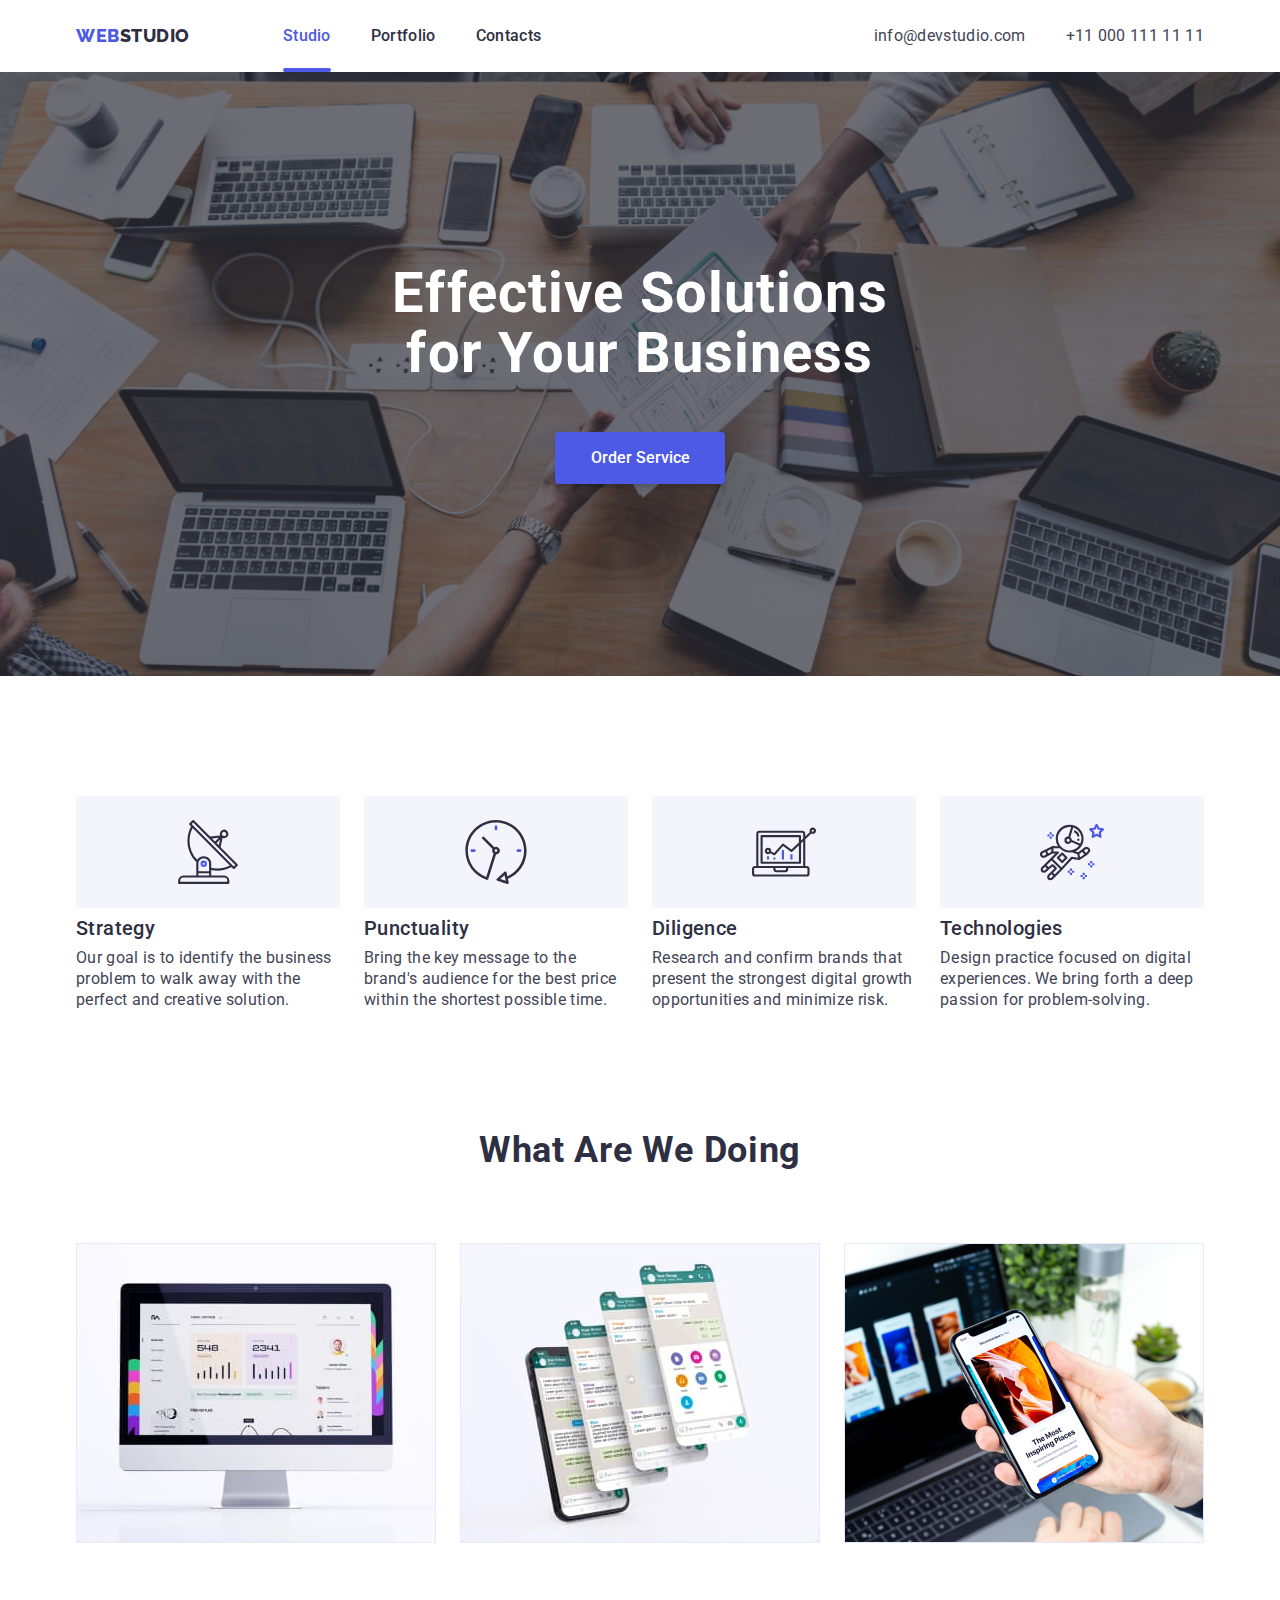
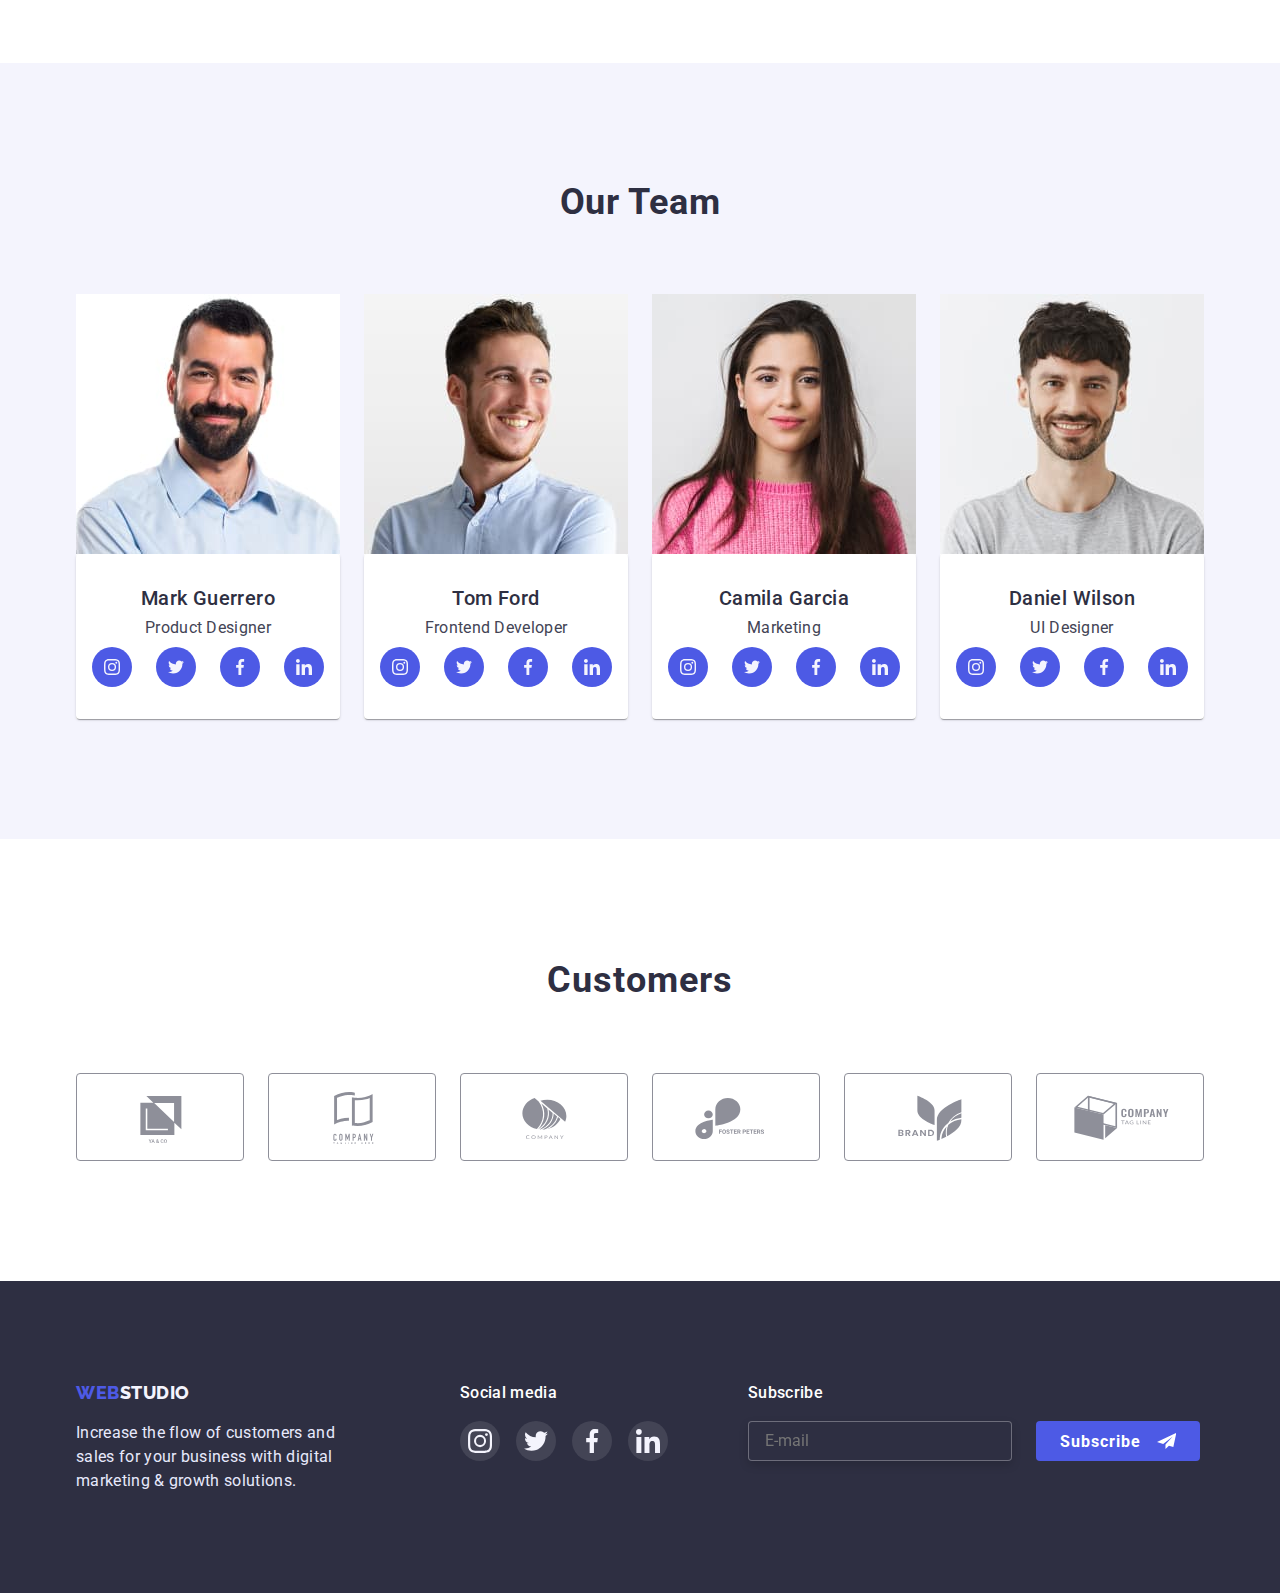
<file: index.html>
<!DOCTYPE html>
<html lang="en">
  <head>
    <meta charset="UTF-8" />
    <meta http-equiv="X-UA-Compatible" content="IE=edge" />
    <meta name="viewport" content="width=device-width, initial-scale=1.0" />
    <link rel="preconnect" href="https://fonts.googleapis.com" />
    <link rel="preconnect" href="https://fonts.gstatic.com" crossorigin />
    <link
      href="https://fonts.googleapis.com/css2?family=Raleway:wght@800&family=Roboto:wght@400;500;700&display=swap"
      rel="stylesheet" />
    <link
      rel="stylesheet"
      href="https://cdnjs.cloudflare.com/ajax/libs/modern-normalize/1.1.0/modern-normalize.min.css" />
    <link rel="stylesheet" href="./css/styles.css" />
    <title>Web Studio</title>
  </head>
  <body>
    <!-- Header Navigation -->
    <header class="page-header">
      <div class="container main-nav">
        <div class="logotype">
          <a href="./index.html" class="logo"
            >Web <span class="studio">Studio</span>
          </a>
        </div>

        <nav>
          <ul class="site-nav list">
            <li class="nav-item">
              <a href="./index.html" class="nav-link current">Studio</a>
            </li>
            <li class="nav-item">
              <a href="./portfolio.html" class="nav-link">Portfolio</a>
            </li>
            <li class="nav-item">
              <a href="" class="nav-link">Contacts</a>
            </li>
          </ul>
        </nav>
        <ul class="auth-nav list">
          <li class="auth-nav">
            <a href="mailto:info@devstudio.com" class="nav-mail"
              >info@devstudio.com</a
            >
          </li>
          <li>
            <a href="tel:+110001111111" class="nav-tel">+11 000 111 11 11</a>
          </li>
        </ul>
      </div>
    </header>
    <!-- Main content -->
    <main>
      <section class="section-hero">
        <h1 class="hero-title">Effective Solutions for Your Business</h1>
        <button type="button" class="hero-button" data-modal-open>
          Order Service
        </button>
      </section>
      <!-- Our features -->
      <section class="section-features">
        <div class="container">
          <h2 class="visually-hidden">Our features</h2>
          <ul class="features-list list">
            <li class="element-styl">
              <div class="features-icon">
                <svg width="64" height="64">
                  <use href="./images/symbol-18icon.svg#icon-antenna-1"></use>
                </svg>
              </div>
              <h3 class="section-title">Strategy</h3>
              <p class="section-lead">
                Our goal is to identify the business problem to walk away with
                the perfect and creative solution.
              </p>
            </li>
            <li class="element-styl">
              <div class="features-icon">
                <svg width="64" height="64">
                  <use href="./images/symbol-18icon.svg#icon-clock-1"></use>
                </svg>
              </div>
              <h3 class="section-title">Punctuality</h3>
              <p class="section-lead">
                Bring the key message to the brand's audience for the best price
                within the shortest possible time.
              </p>
            </li>
            <li class="element-styl">
              <div class="features-icon">
                <svg width="64" height="64">
                  <use href="./images/symbol-18icon.svg#icon-diagram-1"></use>
                </svg>
              </div>
              <h3 class="section-title">Diligence</h3>
              <p class="section-lead">
                Research and confirm brands that present the strongest digital
                growth opportunities and minimize risk.
              </p>
            </li>
            <li class="element-styl">
              <div class="features-icon">
                <svg width="64" height="64">
                  <use href="./images/symbol-18icon.svg#icon-astronaut-1"></use>
                </svg>
              </div>
              <h3 class="section-title">Technologies</h3>
              <p class="section-lead">
                Design practice focused on digital experiences. We bring forth a
                deep passion for problem-solving.
              </p>
            </li>
          </ul>
        </div>
      </section>
      <!-- Our works -->

      <section class="section-work">
        <div class="container">
          <h2 class="sections-title">What are we doing</h2>
          <ul class="list styles-section">
            <li class="element-work">
              <img
                src="./images/Rectangle1.jpg"
                alt="company statistics"
                width="360" />
            </li>
            <li class="element-work">
              <img src="./images/Rectangle2.jpg" alt="phone" width="360" />
            </li>
            <li class="element-work">
              <img
                src="./images/Rectangle3.jpg"
                alt="notebook with phone"
                width="360" />
            </li>
          </ul>
        </div>
      </section>
      <!-- Team -->
      <section class="section-team">
        <div class="container">
          <h2 class="sections-title">Our Team</h2>
          <ul class="list styles-section">
            <li class="card card-styl">
              <img src="./images/img111.jpg" alt="Mark Guerrero" width="264" />
              <div class="card-team">
                <h3 class="sections-name">Mark Guerrero</h3>
                <p class="sections-profession">Product Designer</p>
                <ul class="social-networks list">
                  <li>
                    <a class="link-networks" href="">
                      <svg width="16" height="16">
                        <use
                          href="./images/symbol-18icon.svg#icon-instagram-2"></use>
                      </svg>
                    </a>
                  </li>
                  <li>
                    <a class="link-networks" href="">
                      <svg width="16" height="16">
                        <use
                          href="./images/symbol-18icon.svg#icon-twitter-1"></use>
                      </svg>
                    </a>
                  </li>
                  <li>
                    <a class="link-networks" href="">
                      <svg width="16" height="16">
                        <use
                          href="./images/symbol-18icon.svg#icon-facebook-1"></use>
                      </svg>
                    </a>
                  </li>
                  <li>
                    <a class="link-networks" href="">
                      <svg width="16" height="16">
                        <use
                          href="./images/symbol-18icon.svg#icon-linkedin-1"></use>
                      </svg>
                    </a>
                  </li>
                </ul>
              </div>
            </li>
            <li class="card card-styl">
              <img src="./images/img222.jpg" alt="Tom Ford" width="264" />
              <div class="card-team">
                <h3 class="sections-name">Tom Ford</h3>
                <p class="sections-profession">Frontend Developer</p>
                <ul class="social-networks list">
                  <li>
                    <a class="link-networks" href="">
                      <svg width="16" height="16">
                        <use
                          href="./images/symbol-18icon.svg#icon-instagram-2"></use>
                      </svg>
                    </a>
                  </li>
                  <li>
                    <a class="link-networks" href="">
                      <svg width="16" height="16">
                        <use
                          href="./images/symbol-18icon.svg#icon-twitter-1"></use>
                      </svg>
                    </a>
                  </li>
                  <li>
                    <a class="link-networks" href="">
                      <svg width="16" height="16">
                        <use
                          href="./images/symbol-18icon.svg#icon-facebook-1"></use>
                      </svg>
                    </a>
                  </li>
                  <li>
                    <a class="link-networks" class="link-networks" href="">
                      <svg width="16" height="16">
                        <use
                          href="./images/symbol-18icon.svg#icon-linkedin-1"></use>
                      </svg>
                    </a>
                  </li>
                </ul>
              </div>
            </li>
            <li class="card card-styl">
              <img src="./images/img333.jpg" alt="Camila Garcia" width="264" />
              <div class="card-team">
                <h3 class="sections-name">Camila Garcia</h3>
                <p class="sections-profession">Marketing</p>
                <ul class="social-networks list">
                  <li>
                    <a class="link-networks" href="">
                      <svg width="16" height="16">
                        <use
                          href="./images/symbol-18icon.svg#icon-instagram-2"></use>
                      </svg>
                    </a>
                  </li>
                  <li>
                    <a class="link-networks" href="">
                      <svg width="16" height="16">
                        <use
                          href="./images/symbol-18icon.svg#icon-twitter-1"></use>
                      </svg>
                    </a>
                  </li>
                  <li>
                    <a class="link-networks" href="">
                      <svg width="16" height="16">
                        <use
                          href="./images/symbol-18icon.svg#icon-facebook-1"></use>
                      </svg>
                    </a>
                  </li>
                  <li>
                    <a class="link-networks" href="">
                      <svg width="16" height="16">
                        <use
                          href="./images/symbol-18icon.svg#icon-linkedin-1"></use>
                      </svg>
                    </a>
                  </li>
                </ul>
              </div>
            </li>
            <li class="card card-styl">
              <img src="./images/img4444.jpg" alt="Daniel Wilson" width="264" />
              <div class="card-team">
                <h3 class="sections-name">Daniel Wilson</h3>
                <p class="sections-profession">UI Designer</p>
                <ul class="social-networks list">
                  <li>
                    <a class="link-networks" href="">
                      <svg width="16" height="16">
                        <use
                          href="./images/symbol-18icon.svg#icon-instagram-2"></use>
                      </svg>
                    </a>
                  </li>
                  <li>
                    <a class="link-networks" href="">
                      <svg width="16" height="16">
                        <use
                          href="./images/symbol-18icon.svg#icon-twitter-1"></use>
                      </svg>
                    </a>
                  </li>
                  <li>
                    <a class="link-networks" href="">
                      <svg width="16" height="16">
                        <use
                          href="./images/symbol-18icon.svg#icon-facebook-1"></use>
                      </svg>
                    </a>
                  </li>
                  <li>
                    <a class="link-networks" href="">
                      <svg width="16" height="16">
                        <use
                          href="./images/symbol-18icon.svg#icon-linkedin-1"></use>
                      </svg>
                    </a>
                  </li>
                </ul>
              </div>
            </li>
          </ul>
        </div>
      </section>
      <!-- Customers -->
      <section class="Customers">
        <div class="container">
          <h2 class="customers-title">Customers</h2>
          <ul class="company-customers list">
            <li class="customers-li">
              <a class="link-company" href="">
                <svg class="svg-stylis" width="104" height="56">
                  <use href="./images/symbol-18icon.svg#icon-YaCo"></use>
                </svg>
              </a>
            </li>
            <li class="customers-li">
              <a class="link-company" href="">
                <svg class="svg-stylis" width="104" height="56">
                  <use
                    href="./images/symbol-18icon.svg#icon-TagLine-Here"></use>
                </svg>
              </a>
            </li>
            <li class="customers-li">
              <a class="link-company" href="">
                <svg class="svg-stylis" width="104" height="56">
                  <use href="./images/symbol-18icon.svg#icon-company"></use>
                </svg>
              </a>
            </li>
            <li class="customers-li">
              <a class="link-company" href="">
                <svg class="svg-stylis" width="104" height="56">
                  <use
                    href="./images/symbol-18icon.svg#icon-Forester-peters"></use>
                </svg>
              </a>
            </li>
            <li class="customers-li">
              <a class="link-company" href="">
                <svg
                  class="svg-stylis"
                  class="svg-stylis"
                  width="104"
                  height="56">
                  <use href="./images/symbol-18icon.svg#icon-Brand"></use>
                </svg>
              </a>
            </li>
            <li class="customers-li">
              <a class="link-company" href="">
                <svg class="svg-stylis" width="104" height="56">
                  <use href="./images/symbol-18icon.svg#icon-Tag-Line"></use>
                </svg>
              </a>
            </li>
          </ul>
        </div>
      </section>
    </main>
    <!-- Footer -->
    <footer class="footer">
      <div class="conteiner-footer">
        <div class="main-footer">
          <a href="./index.html" class="logo-footer"
            >Web <span class="studio">Studio</span></a
          >
          <p class="lead">
            Increase the flow of customers and sales for your business with
            digital marketing & growth solutions.
          </p>
        </div>
        <!-- Social media -->

        <div class="Social-media">
          <h3 class="media-title">Social media</h3>
          <ul class="Social-box list">
            <li class="media-link">
              <a class="link-stylis" href="">
                <svg width="24" height="24">
                  <use href="./images/symbol-18icon.svg#icon-instagram-2"></use>
                </svg>
              </a>
            </li>
            <li class="media-link">
              <a class="link-stylis" href="">
                <svg width="24" height="24">
                  <use href="./images/symbol-18icon.svg#icon-twitter-1"></use>
                </svg>
              </a>
            </li>
            <li class="media-link">
              <a class="link-stylis" href="">
                <svg width="24" height="24">
                  <use href="./images/symbol-18icon.svg#icon-facebook-1"></use>
                </svg>
              </a>
            </li>
            <li class="media-link">
              <a class="link-stylis" href="">
                <svg width="24" height="24">
                  <use href="./images/symbol-18icon.svg#icon-linkedin-1"></use>
                </svg>
              </a>
            </li>
          </ul>
        </div>

         <!-- ====================== Подписывайся Subscribe  ============================-->
<div class="Subscribe">
  <p class="Subscribe-title">
    Subscribe
  </p>

  <form action="" class="forma">
    <input class="forma-imput"
    type="email" 
     placeholder="E-mail" 
     name="user_email"
     required/>
     
    <button class="btn-subscribe" type="submit"><span class="text-btm">Subscribe </span> 
      <svg width="24" height="24" class="img-Frame">
      <use href="./images/symbol-18icon.svg#Frame"></use>
    </svg></button>
</form>
</div>


      </div>
    </footer>
<!-- ============================== Modal ======================================-->

    <div class="backdrop is-hidden" data-modal>
      <div class="modal">
        <button type="button" class="close-modal btn-position" data-modal-close>
          <svg class="svg-stylis" width="8" height="8">
            <use href="./images/symbol-defs.svg#icon-close-1"></use>
          </svg>
        </button>

        <p class="modal-text">Leave your contacts and we will call you back</p>

<form action="" class="modal-form">
<label class="modal-form-fiald" for="">
<span class="madal-form-imput-desc">Name</span>
<span class="modal-input-wrapper">
  <input 
  type="text" 
  name="user-name" 
  class="modal-form-input"
   pattern="^ a-zA-Zа-яА-Я +$">
   <svg class="modal-form-icon" width="18" height="18" >
    <use href="./images/symbol-18icon.svg#icon-Frame-1" ></use>
   </svg>
</span>
</label>

<label class="modal-form-fiald" for="">
  <span class="madal-form-imput-desc">phone</span>
  <span class="modal-input-wrapper">
    <input 
    type="tel" 
    name="user-phone"
   class="modal-form-input" 
   pattern="^ 0-9">
   <svg class="modal-form-icon" width="18" height="18" >
    <use href="./images/symbol-18icon.svg#icon-phone-black-18dp-1" ></use>
   </svg>
  </span>
  
  </label>

  <label class="modal-form-fiald" for="">
    <span class="madal-form-imput-desc">Email</span>
    <span class="modal-input-wrapper">
      <input type="email" name="user-email" class="modal-form-input">
      <svg class="modal-form-icon" width="18" height="18" >
        <use href="./images/symbol-18icon.svg#icon-email-black-18dp-1" ></use>
       </svg>
    </span>
   
    </label>

    <label class="modal-form-fiald" for="">
      <span class="madal-form-imput-desc">Comment</span>
      <textarea 
      name="user-comment" 
      class="modal-form-comment"
      placeholder="Text input"
      ></textarea>
      </label>
<input id="user-policy" type="checkbox" name="user-policy" class="modal-form-check visually-hidden">
<label 
for="user-policy" 
class="modal-form-check-desc"> 
I accept the terms and conditions of the&nbsp;<a href="" class="modal-form-PrivacyPolicy"> Privacy Policy</a> </label>
<button 
type="submit" 
class="modal-form-sabmit">Send</button>
        </form>
      </div>
    </div>
    <script src="./js/modal.js"></script>
  </body>
</html>
</file>
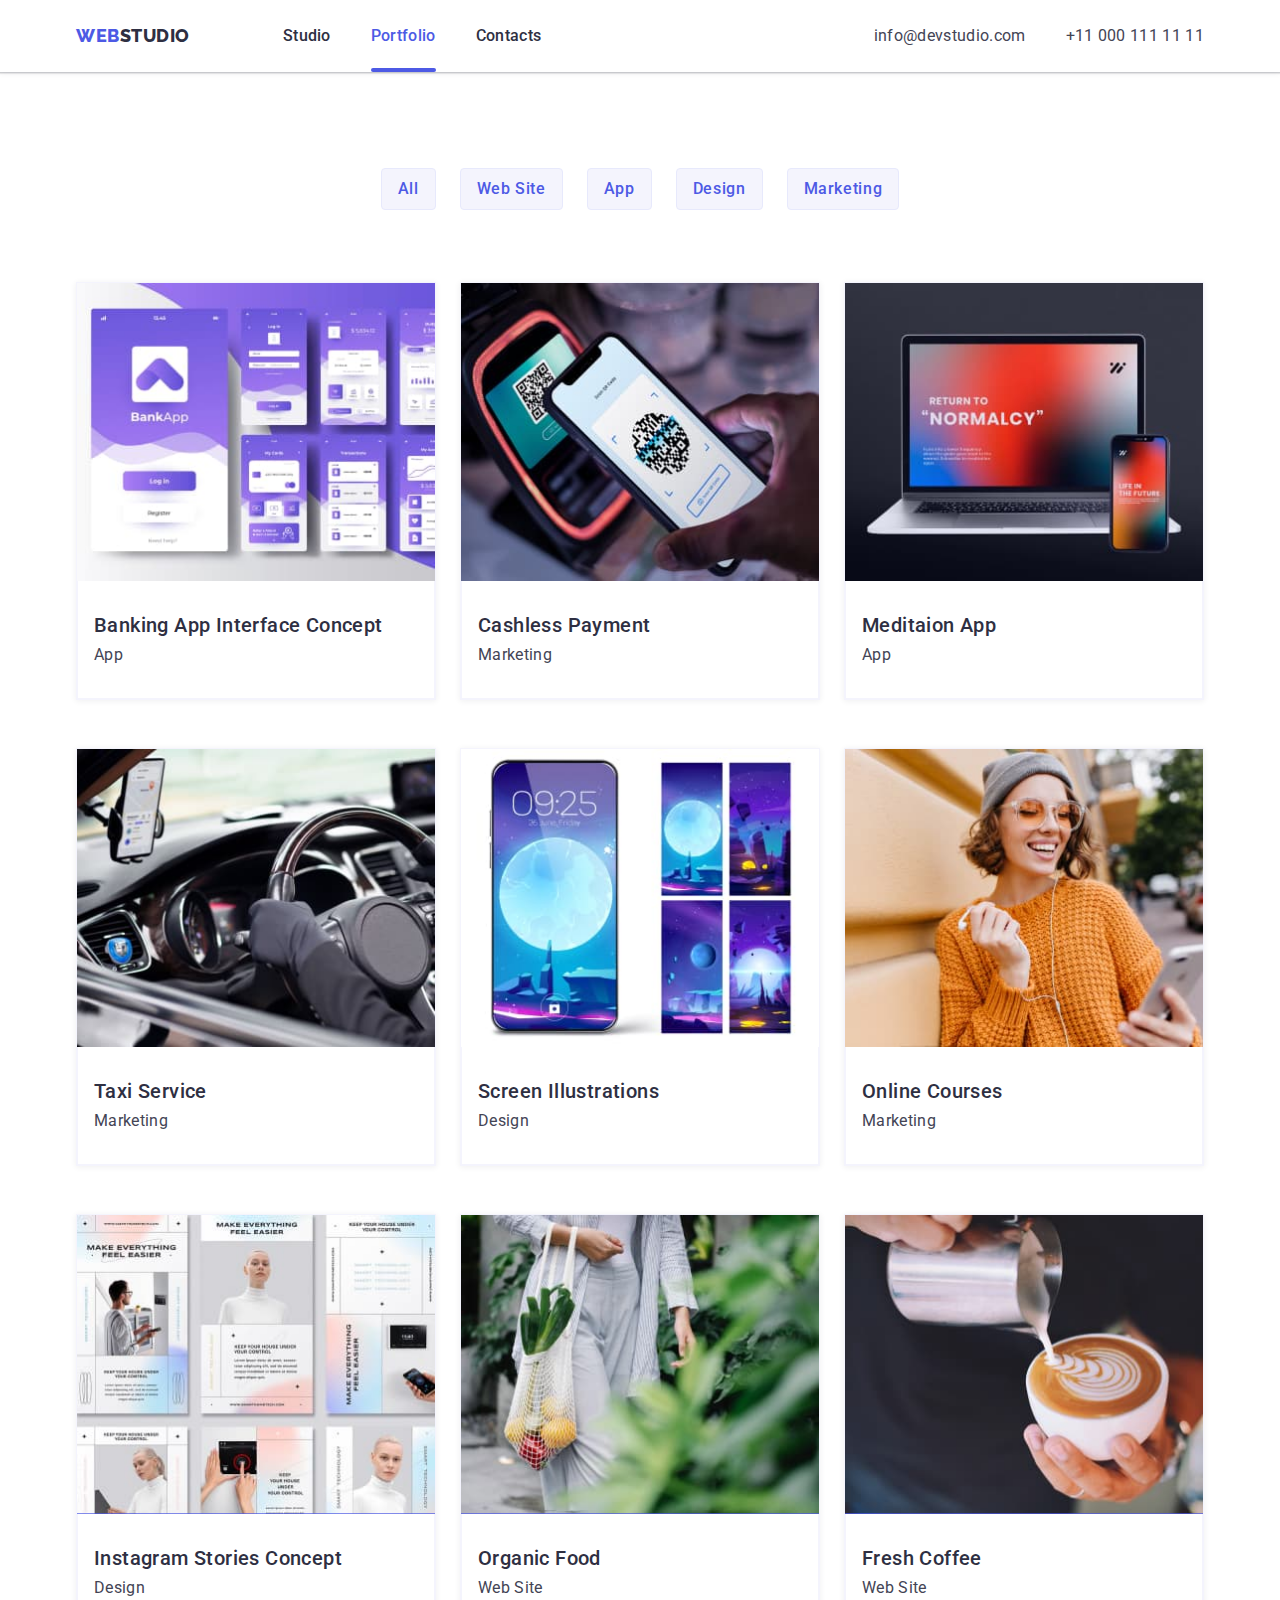
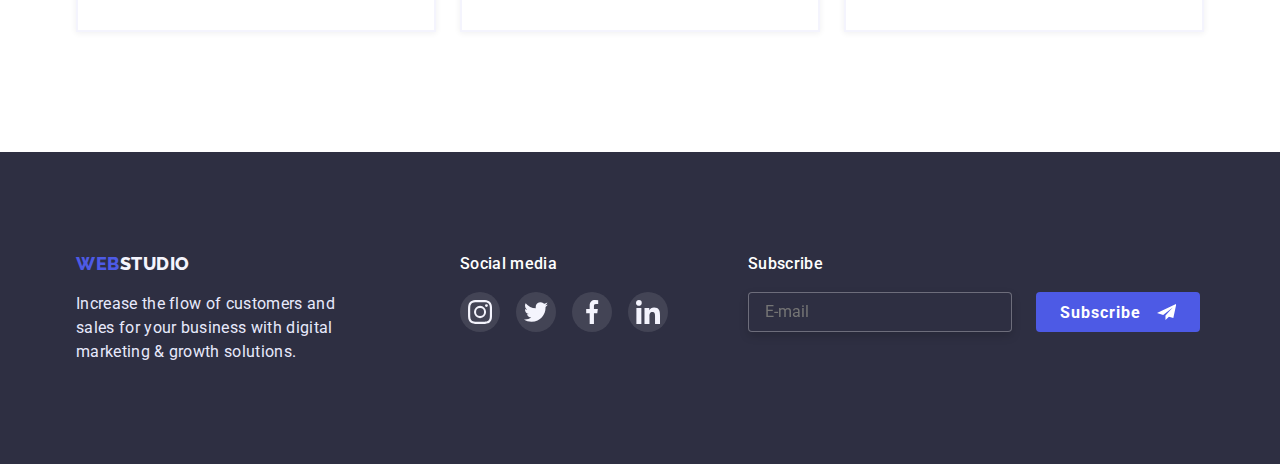
<file: portfolio.html>
<!DOCTYPE html>
<html lang="en">
  <head>
    <meta charset="UTF-8" />
    <meta http-equiv="X-UA-Compatible" content="IE=edge" />
    <meta name="viewport" content="width=device-width, initial-scale=1.0" />
    <link rel="preconnect" href="https://fonts.googleapis.com" />
    <link rel="preconnect" href="https://fonts.gstatic.com" crossorigin />
    <link
      href="https://fonts.googleapis.com/css2?family=Raleway:wght@800&family=Roboto:wght@400;500;700&display=swap"
      rel="stylesheet" />
    <link
      rel="stylesheet"
      href="https://cdnjs.cloudflare.com/ajax/libs/modern-normalize/1.1.0/modern-normalize.min.css" />
    <link rel="stylesheet" href="./css/styles.css" />
    <title>Portfolio</title>
  </head>
  <body>
    <!-- Header -->
    <header class="page-header">
      <div class="container main-nav">
        <div class="logotype">
          <a href="./index.html" class="logo"
            >Web <span class="studio">Studio</span>
          </a>
        </div>

        <nav>
          <ul class="site-nav list">
            <li class="nav-item">
              <a href="./index.html" class="nav-link">Studio</a>
            </li>
            <li class="nav-item">
              <a href="./portfolio.html" class="nav-link current">Portfolio</a>
            </li>
            <li class="nav-item">
              <a href="" class="nav-link">Contacts</a>
            </li>
          </ul>
        </nav>
        <ul class="auth-nav list">
          <li class="auth-nav">
            <a href="mailto:info@devstudio.com" class="nav-mail"
              >info@devstudio.com</a
            >
          </li>
          <li>
            <a href="tel:+110001111111" class="nav-tel">+11 000 111 11 11</a>
          </li>
        </ul>
      </div>
    </header>
    <!-- main -->
    <main>
      <section class="section-Portfolio">
        <div class="container">
          <h1 class="visually-hidden">Our projects</h1>
          <ul class="list btm-porfolio">
            <li class="btm-li">
              <button type="button" class="styles-botton">All</button>
            </li>
            <li class="btm-li">
              <button type="button" class="styles-botton">Web Site</button>
            </li>
            <li class="btm-li">
              <button type="button" class="styles-botton">App</button>
            </li>
            <li class="btm-li">
              <button type="button" class="styles-botton">Design</button>
            </li>
            <li class="btm-li">
              <button type="button" class="styles-botton">Marketing</button>
            </li>
          </ul>

<!--================== Card Navigation ======================= -->

          <ul class="flex-conteiner list">
            <li class="card-nav">
              <a class="card-link" href="">
                <div class="team-list-img">
                  <img
                    src="./images/img1,2.jpg"
                    alt="Banking App Interface Concept" />
                  <p class="overley text">
                    14 Stylish and User-Friendly App Design Concepts · Task
                    Manager App · Calorie Tracker App · Exotic Fruit Ecommerce
                    App · Cloud Storage App
                  </p>
                </div>
                <div class="card-projects">
                  <h2 class="projects-title">Banking App Interface Concept</h2>
                  <p class="projects-lead">App</p>
                </div>
              </a>
            </li>
            <li class="card-nav">
              <a class="card-link" href="">
                <div class="team-list-img">
                  <img
                    src="./images/img2.jpg"
                    alt="Banking App Interface Concept" />
                  <p class="overley">
                    14 Stylish and User-Friendly App Design Concepts · Task
                    Manager App · Calorie Tracker App · Exotic Fruit Ecommerce
                    App · Cloud Storage App
                  </p>
                </div>
                <div class="card-projects">
                  <h2 class="projects-title">Cashless Payment</h2>
                  <p class="projects-lead">Marketing</p>
                </div>
              </a>
            </li>
            <li class="card-nav">
              <a class="card-link" href="">
                <div class="team-list-img">
                  <img src="./images/img3.jpg" alt="laptop phone" />
                  <p class="overley">
                    14 Stylish and User-Friendly App Design Concepts · Task
                    Manager App · Calorie Tracker App · Exotic Fruit Ecommerce
                    App · Cloud Storage App
                  </p>
                </div>
                <div class="card-projects">
                  <h2 class="projects-title">Meditaion App</h2>
                  <p class="projects-lead">App</p>
                </div>
              </a>
            </li>
            <li class="card-nav">
              <a class="card-link" href="">
                <div class="team-list-img">
                  <img src="./images/img4.jpg" alt="car" />
                  <p class="overley">
                    14 Stylish and User-Friendly App Design Concepts · Task
                    Manager App · Calorie Tracker App · Exotic Fruit Ecommerce
                    App · Cloud Storage App
                  </p>
                </div>
                <div class="card-projects">
                  <h2 class="projects-title">Taxi Service</h2>
                  <p class="projects-lead">Marketing</p>
                </div></a
              >
            </li>
            <li class="card-nav">
              <a class="card-link" href="">
                <div class="team-list-img">
                  <img src="./images/img5.jpg" alt="phone" />
                  <p class="overley">
                    14 Stylish and User-Friendly App Design Concepts · Task
                    Manager App · Calorie Tracker App · Exotic Fruit Ecommerce
                    App · Cloud Storage App
                  </p>
                </div>
                <div class="card-projects">
                  <h2 class="projects-title">Screen Illustrations</h2>
                  <p class="projects-lead">Design</p>
                </div></a
              >
            </li>
            <li class="card-nav">
              <a class="card-link" href="">
                <div class="team-list-img">
                  <img src="./images/img6.jpg" alt="the girl is smiling" />
                  <p class="overley">
                    14 Stylish and User-Friendly App Design Concepts · Task
                    Manager App · Calorie Tracker App · Exotic Fruit Ecommerce
                    App · Cloud Storage App
                  </p>
                </div>
                <div class="card-projects">
                  <h2 class="projects-title">Online Courses</h2>
                  <p class="projects-lead">Marketing</p>
                </div></a
              >
            </li>
            <li class="card-nav">
              <a class="card-link" href="">
                <div class="team-list-img">
                  <img
                    src="./images/img7.jpg"
                    alt="Instagram Stories Concept" />
                  <p class="overley">
                    14 Stylish and User-Friendly App Design Concepts · Task
                    Manager App · Calorie Tracker App · Exotic Fruit Ecommerce
                    App · Cloud Storage App
                  </p>
                </div>

                <div class="card-projects">
                  <h2 class="projects-title">Instagram Stories Concept</h2>
                  <p class="projects-lead">Design</p>
                </div></a
              >
            </li>
            <li class="card-nav">
              <a class="card-link" href="">
                <div class="team-list-img">
                  <img src="./images/img88.jpg" alt="Organic Food" />
                  <p class="overley">
                    14 Stylish and User-Friendly App Design Concepts · Task
                    Manager App · Calorie Tracker App · Exotic Fruit Ecommerce
                    App · Cloud Storage App
                  </p>
                </div>

                <div class="card-projects">
                  <h2 class="projects-title">Organic Food</h2>
                  <p class="projects-lead">Web Site</p>
                </div>
              </a>
            </li>
            <li class="card-nav">
              <a class="card-link" href="">
                <div class="team-list-img">
                  <img src="./images/img9.jpg" alt="Coffee" />
                  <p class="overley">
                    14 Stylish and User-Friendly App Design Concepts · Task
                    Manager App · Calorie Tracker App · Exotic Fruit Ecommerce
                    App · Cloud Storage App
                  </p>
                </div>
                <div class="card-projects">
                  <h2 class="projects-title">Fresh Coffee</h2>
                  <p class="projects-lead">Web Site</p>
                </div>
              </a>
            </li>
          </ul>
        </div>
      </section>
    </main>
    <!-- footer -->
    <footer class="footer">
      <div class="conteiner-footer">
        <div class="main-footer">
          <a href="./index.html" class="logo-footer"
            >Web <span class="studio">Studio</span></a
          >
          <p class="lead">
            Increase the flow of customers and sales for your business with
            digital marketing & growth solutions.
          </p>
        </div>
        <!-- Social media -->

        <div class="Social-media">
          <h3 class="media-title">Social media</h3>
          <ul class="Social-box list">
            <li class="media-link">
              <a class="link-stylis" href="">
                <svg width="24" height="24">
                  <use href="./images/symbol-18icon.svg#icon-instagram-2"></use>
                </svg>
              </a>
            </li>
            <li class="media-link">
              <a class="link-stylis" href="">
                <svg width="24" height="24">
                  <use href="./images/symbol-18icon.svg#icon-twitter-1"></use>
                </svg>
              </a>
            </li>
            <li class="media-link">
              <a class="link-stylis" href="">
                <svg width="24" height="24">
                  <use href="./images/symbol-18icon.svg#icon-facebook-1"></use>
                </svg>
              </a>
            </li>
            <li class="media-link">
              <a class="link-stylis" href="">
                <svg width="24" height="24">
                  <use href="./images/symbol-18icon.svg#icon-linkedin-1"></use>
                </svg>
              </a>
            </li>
          </ul>
        </div>

         <!-- ====================== Подписывайся Subscribe  ============================-->
<div class="Subscribe">
  <p class="Subscribe-title">
    Subscribe
  </p>

  <form action="" class="forma">
    <input class="forma-imput"
    type="email" 
     placeholder="E-mail" 
     name="user_email"
     required/>
     
    <button class="btn-subscribe" type="submit"><span class="text-btm">Subscribe </span> 
      <svg width="24" height="24" class="img-Frame">
      <use href="./images/symbol-18icon.svg#Frame"></use>
    </svg></button>
</form>
</div>


      </div>
    </footer>
  </body>
</html>
</file>
<file: css/styles.css>
html {
  box-sizing: border-box;
}

*,
*::before,
*::after {
  box-sizing: inherit;
}

:root {
  --cubic-brauser: cubic-bezier(0.4, 0, 0.2, 1);
  --primary-text-color: #434455;
  --title-text-color: #2e2f42;
  --accent-color: #4d5ae5;
  --card-shadow: 0px 2px 1px -1px rgba(0, 0, 0, 0.2),
    0px 1px 1px 0px rgba(0, 0, 0, 0.14), 0px 1px 3px 0px rgba(0, 0, 0, 0.12);
}

body {
  font-family: "Roboto", sans-serif;
  color: var(--primary-text-color);
  background-color: #ffffff;
  margin: 0;
}

h1,
h2,
h3,
h4,
h5,
h6,
p {
  margin: 0;
}

img {
  display: block;
  max-width: 100%;
  height: auto;
}

.list {
  margin: 0;
  padding: 0;
  list-style: none;
}

button {
  cursor: pointer;
}

/* header */

.page-header {
  width: 100%;
  top: 0;
  left: 0;

  box-shadow: 0px 2px 1px rgba(46, 47, 66, 0.08),
    0px 1px 1px rgba(46, 47, 66, 0.16), 0px 1px 6px rgba(46, 47, 66, 0.08);
}

/* Logo */
.main-nav {
  display: flex;
  align-items: center;
}

.container {
  margin-left: auto;
  margin-right: auto;
  width: 1158px;
  padding-left: 15px;
  padding-right: 15px;
}

.logotype {
  margin-right: 93px;
}
.logo {
  display: flex;
  padding-top: 24px;
  padding-bottom: 24px;

  letter-spacing: 0.03em;
  text-transform: uppercase;
  font-family: "Raleway";
  font-weight: 800;
  font-size: 18px;
  line-height: 1.33;
  color: #4d5ae5;
  text-decoration: none;
}

.studio {
  color: var(--title-text-color);
}
/* nav */

.site-nav {
  display: flex;
}
.nav-item:not(:last-child) {
  margin-right: 40px;
}

.nav-link {
  display: block;
  font-weight: 500;
  font-size: 16px;
  line-height: 1.5;
  letter-spacing: 0.02em;

  position: relative;

  padding-top: 24px;
  padding-bottom: 24px;

  color: var(--title-text-color);

  text-decoration: none;

  transition: color 250ms var(--cubic-brauser);
}

.nav-link:hover,
.nav-link:focus {
  color: #434455;
}
.nav-link:active {
  color: #4d5ae5;
}
/* auth-nav */

.auth-nav {
  display: flex;
  margin-left: auto;
}
.auth-nav:not(:last-child) {
  margin-right: 40px;
}



.nav-link.current::after {
  content: "";
  display: block;
  position: absolute;
  width: 100%;
  height: 4px;

  bottom: 0px;
  background-color: var(--accent-color);
  border-radius: 2px;
}
.nav-link.current {
  color: var(--accent-color);
}

.nav-mail,
.nav-tel {
  display: block;
  padding-top: 24px;
  padding-bottom: 24px;

  font-weight: 400;
  font-size: 16px;
  line-height: 1.5;
  letter-spacing: 0.02em;
  text-decoration: none;
  color: var(--primary-text-color);

transition: color 250ms var(--cubic-brauser);


}

.nav-mail:hover,
.nav-tel:hover {
  color: var(--accent-color);
}
.nav-mail:focus,
.nav-tel:focus {
  color: var(--accent-color);
}

/* hero */

.section-hero {
  max-width: 1440px;
  margin-left: auto;
  margin-right: auto;

  background-image: linear-gradient(
      to right,
      rgba(47, 48, 58, 0.7),
      rgba(47, 48, 58, 0.7)
    ),
    url(../images/people-office\ 1.jpg);

  background-repeat: no-repeat;
  background-size: cover;
  background-position: center;

  padding: 192px 0px;
  text-align: center;
}
.hero-title {
  margin-left: auto;
  margin-right: auto;
  max-width: 496px;
  margin-top: 0;
  margin-bottom: 48px;

  font-weight: 700;
  font-size: 56px;
  line-height: 1.07;
  letter-spacing: 0.02em;
  color: #ffffff;
}
.hero-button {
  width: 170px;
  padding: 16px 32px;
  border: 1px solid transparent;
  font-weight: 500;
  font-family: inherit;

  background-color: var(--accent-color);
  box-shadow: 0px 4px 4px rgba(0, 0, 0, 0.15);
  border-radius: 4px;
  color: #ffffff;

transition: background-color 250ms var(--cubic-brauser),
box-shadow 250ms var(--cubic-brauser);

}

.hero-button:hover,
.hero-button:focus {
  background: var(--accent-color);
  box-shadow: 0px 1px 6px rgba(46, 47, 66, 0.08),
    0px 1px 1px rgba(46, 47, 66, 0.16), 0px 2px 1px rgba(46, 47, 66, 0.08);
  border-radius: 4px;
}
.hero-button:active {
  background: #404bbf;
  box-shadow: 0px 4px 4px rgba(0, 0, 0, 0.15);
  border-radius: 4px;
}

/* Our features */
.visually-hidden {
  position: absolute;
  width: 1px;
  height: 1px;
  margin: -1px;
  border: 0;
  padding: 0;
  white-space: nowrap;
  clip-path: inset(100%);
  clip: rect(0 0 0 0);
  overflow: hidden;
}

.features-list,
.styles-section {
  display: flex;
  gap: 24px;
}
.element-styl {
  flex-basis: calc((100% - 3 * 24px) / 4);
}

/* features-icon  */

.features-icon {
  display: flex;
  justify-content: center;
  align-content: center;
  height: 112px;
  padding: 24px 100px 24px 100px;
  background: #f4f4fd;
  border-radius: 4px;
  margin-bottom: 8px;
}

/* .element-styl::before {
  display: block;
  content: "";
  height: 112px;
  
  background-repeat: no-repeat;
  background-position: center;
  
  padding: 24px 100px 24px 100px;

  background-color: #F4F4FD;

  margin-bottom: 8px;
  border-radius: 4px;
   }

.element-styl:nth-child(1):before {
  background-image: url(../images/antenna\ 1.svg);
}
.element-styl:nth-child(2):before{
  background-image: url(../images/clock\ 1.svg);
}
.element-styl:nth-child(3):before{
  background-image: url(../images/diagram\ 1.svg);
}
.element-styl:nth-child(4):before{
  background-image: url(../images/astronaut\ 1.svg);
} */

.section-features {
  padding-top: 120px;
  padding-bottom: 120px;
}
/* WORK */
.section-work {
  padding-bottom: 120px;
}

.element-work {
  flex-basis: calc((100% - 2 * 24px) / 3);
}
/* What are we doing */
.sections-title {
  margin-top: 0;
  margin-bottom: 72px;
  font-weight: 700;
  font-size: 36px;
  line-height: 1.11;
  text-align: center;
  letter-spacing: 0.02em;
  text-transform: capitalize;
  color: var(--title-text-color);
}
.section-title {
  margin-top: 0;
  margin-bottom: 8px;
  font-weight: 500;
  font-size: 20px;
  line-height: 1.2;
  letter-spacing: 0.02em;
  color: var(--title-text-color);
}
.section-lead {
  margin-top: 0;
  margin-bottom: 0;
  font-size: 16px;
  line-height: 1.3;
  letter-spacing: 0.02em;
  color: var(--primary-text-color);
}

/* team */
.card-team {
  box-shadow: var(--card-shadow);
  border-radius: 4px;
  overflow: hidden;
  padding-top: 32px;
  padding-bottom: 32px;
}
.section-team {
  padding-top: 120px;
  padding-bottom: 120px;
}
.card {
  background-color: #ffffff;
}
.section-team {
  background-color: #f4f4fd;
}
.sections-name {
  margin-bottom: 8px;
  text-align: center;

  font-weight: 500;
  font-size: 20px;
  line-height: 1.2;
  letter-spacing: 0.02em;
  color: var(--title-text-color);
}

.sections-profession {
  text-align: center;
  font-weight: 400;
  font-size: 16px;
  line-height: 1.5;
  letter-spacing: 0.02em;
  color: var(--primary-text-color);
}

.sections-profession {
  font-size: 16px;
  line-height: 1.3;
  letter-spacing: 0.02em;
  color: var(--primary-text-color);
}
.projects .title {
  font-weight: 500;
  font-size: 20px;
  line-height: 1.2;
  letter-spacing: 0.02em;
}

.projects-lead {
  font-size: 16px;
  line-height: 1.5;
  letter-spacing: 0.02em;
}

/* ================social networks icon=======================*/

.social-networks {
  display: flex;
  justify-content: center;
  justify-content: space-between;

  margin-top: 8px;

  padding-left: 16px;
  padding-right: 16px;
}

.link-networks {
  width: 40px;
  height: 40px;
  padding: 12px;
  background: #4d5ae5;
  border-radius: 50%;

  display: flex;
  justify-content: center;
  align-items: center;
}

/* =======================Customers============================== */

.customers-title {
  font-weight: 700;
  font-size: 36px;
  line-height: 42px;
  text-align: center;
  letter-spacing: 0.03em;

  color: #2e2f42;

  margin-bottom: 72px;
}


.Customers {
  padding-top: 120px;
  padding-bottom: 120px;
}

.customers-li:not(:last-child) {
  margin-right: 24px;
}

.company-customers {
  display: flex;
  justify-content: center;
}

.svg-stylis {
  fill: currentColor;
}

.link-company {
  width: 168px;
  height: 88px;
  border: 1px solid #8e8f99;
  border-radius: 4px;

  color: #8e8f99;

  display: flex;
  justify-content: center;
  align-items: center;

transition: border 250ms var(--cubic-brauser),
border-radius 250ms var(--cubic-brauser),
color 250ms var(--cubic-brauser);

}

.link-company:hover,
.link-company:focus {
  border: 1px solid var(--accent-color);
  border-radius: 4px;

  color: #4d5ae5;
}

/* Portfolio */

.section-Portfolio {
  padding-top: 96px;
  padding-bottom: 120px;
}
/* bottom */
.btm-porfolio {
  margin-bottom: 72px;

  justify-content: center;
  display: flex;
  align-items: center;
}
.btm-li:not(:last-child) {
  margin-right: 24px;
}
.styles-botton {
  border-radius: 4px;
  padding: 8px 16px;
  border: 1px solid #e7e9fc;

  font-style: normal;
  font-family: inherit;
  font-weight: 500;
  font-size: 16px;

  line-height: 1.5;
  letter-spacing: 0.04em;
  padding: 8px 16px;

  background-color: #f4f4fd;
  color: var(--accent-color);

  transition: background-color 250ms var(--cubic-brauser),
  color 250ms var(--cubic-brauser), box-shadow 250ms var(--cubic-brauser),
  border 250ms var(--cubic-brauser);
}



.styles-botton:hover,
.styles-botton:focus {
  background-color: var(--accent-color);
  color: #ffffff;
  box-shadow: 0px 3px 1px rgba(0, 0, 0, 0.1), 0px 2px 1px rgba(0, 0, 0, 0.08),
    0px 2px 2px rgba(0, 0, 0, 0.12);

  border-radius: 4px;
  border: 1px solid var(--accent-color);
}

/* ================== Card Navigation =======================  */

.flex-conteiner {
  padding: 0;
  margin: 0;

  display: flex;
  flex-wrap: wrap;

  margin-left: -24px;
  margin-top: -48px;
}

.team-list-img {
  position: relative;
  overflow: hidden;
}

.card-nav {
  flex-basis: calc(100% / 3 - 24px);

  margin-left: 24px;
  margin-top: 48px;
  border: 0.5px solid #f4f4fd;
  box-shadow: 0px 1px 6px rgba(46, 47, 66, 0.08);
}

.projects:nth-last-child(-n + 3) {
  margin-bottom: 0px;
}
.card-nav:nth-child(3n) {
  margin-right: 0px;
}

.card-link {
  display: block;
  text-decoration: none;

  transition: box-shadow 250ms var(--cubic-brauser);
}

.card-link:hover,
.card-link:focus {
  
  box-shadow: 0px 1px 6px rgba(46, 47, 66, 0.08),
    0px 1px 1px rgba(46, 47, 66, 0.16), 0px 2px 1px rgba(46, 47, 66, 0.08);
}

.card-projects {
  padding: 32px 16px 32px 16px;

  border: 0.5px solid #f4f4fd;
  border-top: 0px;
}

.projects-title {
  margin-bottom: 8px;
  font-weight: 500;
  font-size: 20px;
  line-height: 1.2;
  letter-spacing: 0.02em;
  color: var(--title-text-color);
}
.projects-lead {
  font-size: 16px;
  line-height: 1.3;
  letter-spacing: 0.02em;

  color: var(--primary-text-color);
}


/* ===================  overley  ======================= */
.overley {
  position: absolute;
  left: 0;
  top: 0;
  width: 100%;
  height: 100%;

  padding: 40px 32px 164px 32px;

  font-size: 16px;
  line-height: 1.5;

  color: #f4f4fd;
  background-color: var(--accent-color);

  transform: translate(0, 100%);
  transition: transform 250ms var(--cubic-brauser);
}

.card-link:hover .overley,
.card-link:focus .overley {
  transform: translate(0, 0);
}



/* =============footer============== */

.conteiner-footer {
  margin-left: auto;
  margin-right: auto;
  width: 1158px;
  padding-left: 15px;
  padding-right: 15px;
  display: flex;
}

.logo-footer {
  margin-bottom: 16px;

  display: flex;
  letter-spacing: 0.03em;
  text-transform: uppercase;
  font-family: "Raleway";
  font-weight: 800;
  font-size: 18px;
  line-height: 1.33;
  color: #4d5ae5;
  text-decoration: none;
}
.footer {
  padding: 100px 0px;
  background-color: #2e2f42;
}
.footer .studio {
  color: #f4f4fd;
}

.footer .lead {
  font-size: 16px;
  line-height: 1.5;
  letter-spacing: 0.02em;
  color: #e7e9fc;
  width: 264px;
}

.media-title {
  font-weight: 500;
  font-size: 16px;
  line-height: 1.5;

  letter-spacing: 0.02em;

  color: #ffffff;

  margin-bottom: 16px;
}

.Social-media {
  margin-left: 120px;
}

.Social-box {
  display: flex;
  
}

.media-link:not(:last-child) {
  margin-right: 16px;
}

.link-stylis {
  width: 40px;
  height: 40px;
  padding: 8px;

  background: rgba(255, 255, 255, 0.1);
  border-radius: 50%;

  display: flex;
  justify-content: center;
  align-items: center;

  transition: background-color 250ms var(--cubic-brauser);
}

.link-stylis:hover,
.link-stylis:focus {
  background-color: #31d0aa;
}

/* ==================== Подписывайся Subscribe ======================*/

.Subscribe{
margin-left: 80px;
}

.Subscribe-title{
font-weight: 500;
font-size: 16px;
line-height: 1.5;
letter-spacing: 0.02em;

color: #FFFFFF;

margin-bottom: 16px;
}

.forma{
display: flex;
}

.forma-imput{
border: 1px solid rgba(255, 255, 255, 0.3);
filter: drop-shadow(0px 4px 4px rgba(0, 0, 0, 0.15));

border-radius: 4px;

color: #FFFFFF;
background-color: #2E2F42;

width: 264px;

padding: 8px 16px 8px 16px;
}

.btn-subscribe{
  margin-left: 24px;

  background-color: var(--accent-color);
  border-radius: 4px;
  border: var(--accent-color);
width: 164px;
padding: 8px 24px;
gap: 16px;

display: flex;
flex-direction: row;
justify-content: center;
align-items: center;

transition: background-color 250ms var(--cubic-brauser),
box-shadow 250ms var(--cubic-brauser);
}

.text-btm{
font-weight: 700;
font-size: 16px;
line-height: 1.5px;
color: #FFFFFF;
letter-spacing: 0.06em;
}

.img-Frame{
  fill: #ffffff;
}

.btn-subscribe:hover,
.btn-subscribe:focus {
  background: var(--accent-color);
  box-shadow: 0px 1px 6px rgba(46, 47, 66, 0.08),
    0px 1px 1px rgba(46, 47, 66, 0.16), 0px 2px 1px rgba(46, 47, 66, 0.08);
  border-radius: 4px;
}
.btn-subscribe:active {
  background: #404bbf;
  box-shadow: 0px 4px 4px rgba(0, 0, 0, 0.15);
  border-radius: 4px;
}


/* ====================  backdrop  ====================== */

.backdrop {
  position: fixed;

  left: 0px;
  top: 0px;
  width: 100%;
  height: 100%;

  background-color: rgba(46, 47, 66, 0.4);

  transition: opacity 250ms var(--cubic-brauser), visibility 250ms var(--cubic-brauser);
}

.backdrop.is-hidden {
  opacity: 0;
  pointer-events: none;
  visibility: hidden;
}


/* ====================modalka====================== */
.modal {
  position: absolute;

  padding:72px 24px 24px 24px;
 

  width: 408px;
  height: 576px;

  top: 50%;
  left: 50%;

  background-color: #fcfcfc;
  box-shadow: 0px 1px 1px rgba(0, 0, 0, 0.14), 0px 1px 3px rgba(0, 0, 0, 0.12),
    0px 2px 1px rgba(0, 0, 0, 0.2);
  border-radius: 4px;

  transform: translate(-50%, -50%);
  
}

.close-modal {
  position: absolute;
  right: 24px;
  top: 24px;

  width: 24px;
  height: 24px;

  border-radius: 50%;
  background: #e7e9fc;
  border: 1px solid rgba(0, 0, 0, 0.1);

  display: flex;
  justify-content: center;
  align-items: center;

  transition: box-shadow 250ms var(--cubic-brauser), 
  background-color 250ms var(--cubic-brauser);
}

.close-modal:hover,
.close-modal:focus{
background-color: #E7E9FC;
box-shadow: 0px 1px 6px rgba(46, 47, 66, 0.08), 0px 1px 1px rgba(46, 47, 66, 0.16), 0px 2px 1px rgba(46, 47, 66, 0.08);
border-radius: 50%;
border: transparent;
}


.modal-form{
  display: flex;
  flex-direction: column;

}

.modal-text{
  display: block;

  margin-bottom: 6px;
  font-weight: 500;
font-size: 16px;
line-height: 1.5;

text-align: center;
letter-spacing: 0.02em;

color: #2E2F42;

}


.modal-form-input{
  width: 100%;
  border: 1px solid rgba(33, 33, 33, 0.2);
border-radius: 4px;
padding-left: 34px;
padding-top: 8px;
padding-bottom: 8px;
padding-right: 15px;

transition: border 250ms var(--cubic-brauser);
}

.modal-form-input:focus{
  outline: none;
  border: 1px solid #4D5AE5;
}

.modal-form-input:focus + .modal-form-icon{
  color: #4D5AE5;
}


.madal-form-imput-desc{
  display: block;
  font-size: 12px;
letter-spacing: 0.01em;
color: #8E8F99;
margin-bottom: 4px;
}

.modal-form-fiald{
  margin-bottom: 8px;
}

.modal-input-wrapper{
  position: relative;
  display: block;
}

.modal-form-icon{
  position: absolute;
  top: 50%;
  left: 16px;

  fill: currentColor;
  
  transform: translate(0,-50%);
  transition: color 250ms var(--cubic-brauser);
}

.modal-form-comment{
display: block;

  padding-left: 16px;
  padding-top: 8px;
  padding-right: 16px;
  resize: none;
  width: 100%;
  height: 120px;

border-radius: 4px;
transition: color 250ms var(--cubic-brauser);
}

.modal-form-comment::placeholder{
  font-size: 12px;
  line-height: 1.16;

  letter-spacing: 0.01em;

  color: rgba(117, 117, 117, 0.5);

}

.modal-form-comment:focus{
  outline: none;
  border: 1px solid #4D5AE5;
}

.modal-form-check-desc::before{
  content: "";
  display: block;
  width: 16px;
  height: 16px;
  
border: 1.25px solid #2E2F42;
border-radius: 2px;

margin-right: 8px;
}

.modal-form-check:checked +.modal-form-check-desc::before{
  background-color: var(--accent-color);
  background-image: url(../images/CheckDrop.svg);
  background-repeat: no-repeat;
  background-position: 50% 50%;
  border: transparent;
}

.modal-form-check-desc{
display: flex;

font-size: 12px;
line-height: 1.33;
letter-spacing: 0.04em;

margin-top: 8px;
margin-bottom: 24px;

color: #757575;
}

.modal-form-PrivacyPolicy{
text-decoration: none;

color: #4D5AE5;
}

.modal-form-sabmit{
  font-weight: 500;
  font-size: 16px;

  letter-spacing: 0.04em;
  
  color: #FFFFFF;
  
margin-left: auto;
margin-right: auto;

width: 170px;
height: 51px;

background-color: var(--accent-color);

box-shadow: 0px 4px 4px rgba(0, 0, 0, 0.15);
border-radius: 4px;
border: solid var(--accent-color);

transition: background-color 250ms var(--cubic-brauser),
box-shadow 250ms var(--cubic-brauser);
}

.modal-form-sabmit:hover,
.modal-form-sabmit:focus{
  background: var(--accent-color);
  box-shadow: 0px 1px 6px rgba(46, 47, 66, 0.08),
    0px 1px 1px rgba(46, 47, 66, 0.16), 0px 2px 1px rgba(46, 47, 66, 0.08);
  border-radius: 4px;
}


.modal-form-sabmit:active{
  background: #404bbf;
  box-shadow: 0px 4px 4px rgba(0, 0, 0, 0.15);
  border-radius: 4px;
}
</file>
